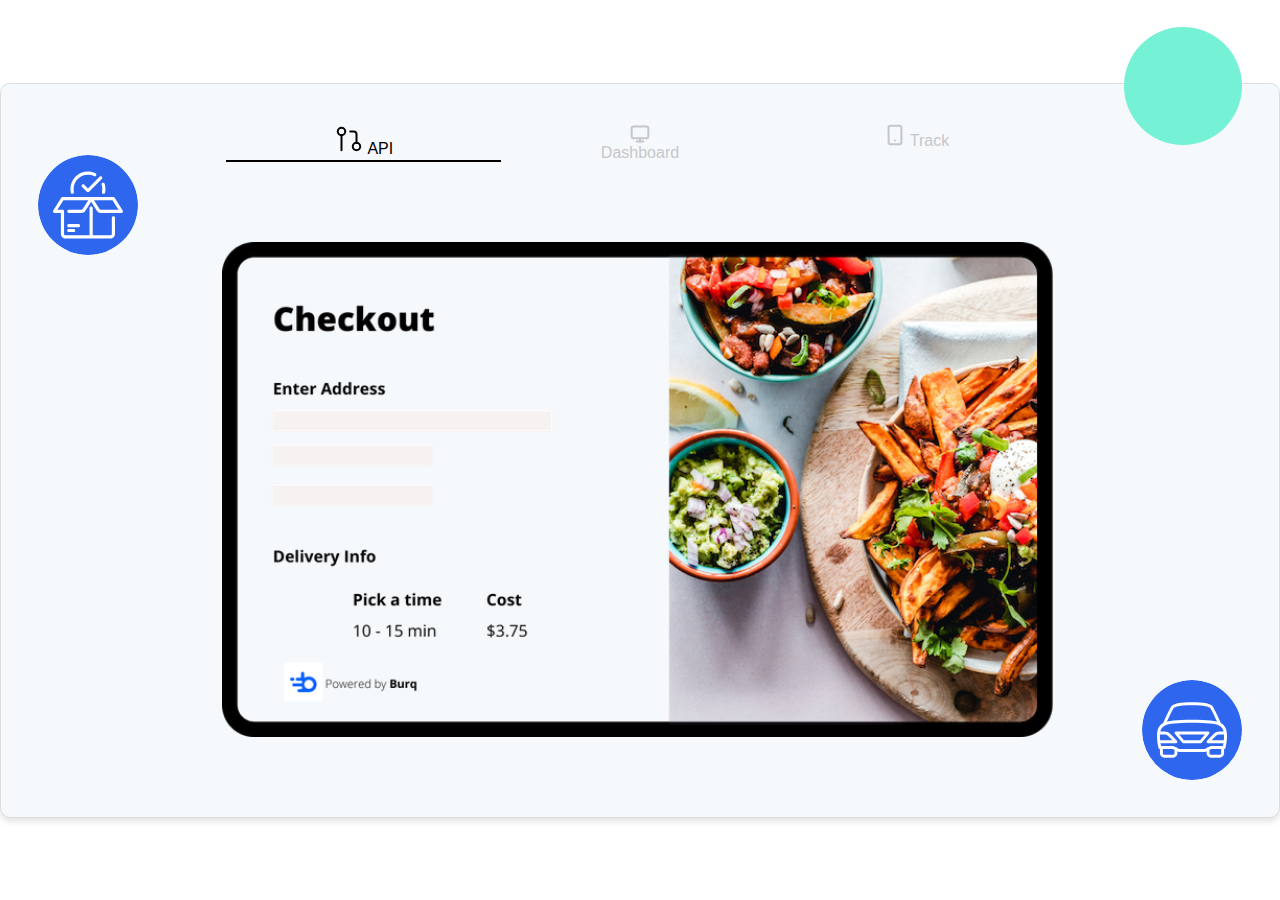
<file: apiSection/index.html>
<html lang="en">
<head>
    <meta charset="UTF-8">
    <meta name="viewport" content="width=device-width, initial-scale=1.0">
    <title>Tabs with Images</title>
    <style>
        body {
            font-family: Arial, sans-serif;
            margin: 0;
            display: flex;
            justify-content: center;
            align-items: center;
            height: 100vh;
            background-color: #ffffff;
        }

        .container {
            width: 1300px;
            height:auto;
            background: #F6F9FC;
            border: 1px solid #ddd;
            border-radius: 10px;
            overflow: hidden;
            box-shadow: 0 4px 6px rgba(0, 0, 0, 0.1);
        }
        .content {
            padding: 40px;
            margin: 60px;
            text-align: center;
        }

        .tab-container {
            display: flex;
            justify-content: space-evenly;
            background-color: #F6F9FC;
            gap: 250px;
        }

        .tabs {
            display: flex;
            background-color: #F6F9FC;
        }

        .tab {
            flex: 1;
            padding: 40px 100px;
            text-align: center;
            color: #C5C7CA;
            cursor: pointer;
            transition: background-color 0.3s;
            padding-bottom: 0px;
        }

        .tab.active {
            color: black;
            border-bottom: 2px solid black;
        }

        .content {
            padding: 20px;
            text-align: center;
        }
        .icon{
            opacity: 0.2;
        }
        .icon.active{
            opacity: 1;
        }

        .content img {
            max-width: 100%;
            height: 55vh;
            display: none;
            margin: 0 auto;
        }

        .content img.active {
            display: block;
        }
        .roundImg {
            position: absolute;
            width: 118px;
            height: 118px;
            right: 3%;
            top: 3%;
            background-color: #75F1D5;
            border-radius: 50%;
            transform: translateY(0);
            z-index: 1000;;
        }
        .imageL {
            position: absolute;
            left: 3%;
            top: 50%;
            transform: translateY(-50%);
            z-index: 1000;
            border-radius: 50%;
            top: 205px;
        }
        .imageL, .roundImg {
            animation: moveUpDown 5s infinite;
            animation-delay: 1s;
        }
        .imageR {
            position: absolute;
            right: 3%;
            top: 70%;
            transform: translateY(50%);
            z-index: 1000;
            border-radius: 50%;
        }
        .imageR {
            animation: moveUpDownReverse 5s infinite;
            animation-delay: 1s;
        }

        @keyframes moveUpDownReverse {
            0%, 100% {
            transform: translateY(-80%);
            }
            50% {
            transform: translateY(-70%);
            }
        }
        @keyframes moveUpDown {
            0%, 100% {
                transform: translateY(-10%);
            }
            50% {
                transform: translateY(-30%);
            }
        }
    </style>
</head>
<body>
    <div class="container">
        <img src="images/left-img.svg" alt="Left Image" class="imageL">
        <img src="images/right-img.svg" alt="Left Image" class="imageR">
        <div class="roundImg"></div>

        <div class="tab-container">
            <div class="tabs">
                <div class="tab active" data-tab="1"><img src="images/api-icon.svg" class="icon active" data-tab="1"> API</div>
                <div class="tab" data-tab="2"><img src="images/dashboard-icon.svg"  class="icon" data-tab="2"> Dashboard</div>
                <div class="tab" data-tab="3"><img src="images/track-icon.svg"  class="icon" data-tab="3"> Track</div>
            </div>
        </div>
        <div class="content">
            <img src="images/api.webp" alt="Image 1" data-tab="1" class="active">
            <img src="images/dashboard.png" alt="Image 2" data-tab="2">
            <img src="images/track.png" alt="Image 3" data-tab="3">
        </div>
    </div>
    <script>
        const tabs = document.querySelectorAll('.tab');
        const images = document.querySelectorAll('.content img');
        const icons = document.querySelectorAll('.icon');

        tabs.forEach(tab => {
            tab.addEventListener('click', () => {
                tabs.forEach(t => t.classList.remove('active'));
                images.forEach(img => img.classList.remove('active'));
                icons.forEach(icon => icon.classList.remove('active'));

                tab.classList.add('active');
                const tabId = tab.getAttribute('data-tab');
                // console.log(tabId);
                document.querySelector(`.content img[data-tab="${tabId}"]`).classList.add('active');
                document.querySelector(`.icon[data-tab="${tabId}"]`).classList.add('active');
            });
        });
    </script>
</body>
</html>
</file>
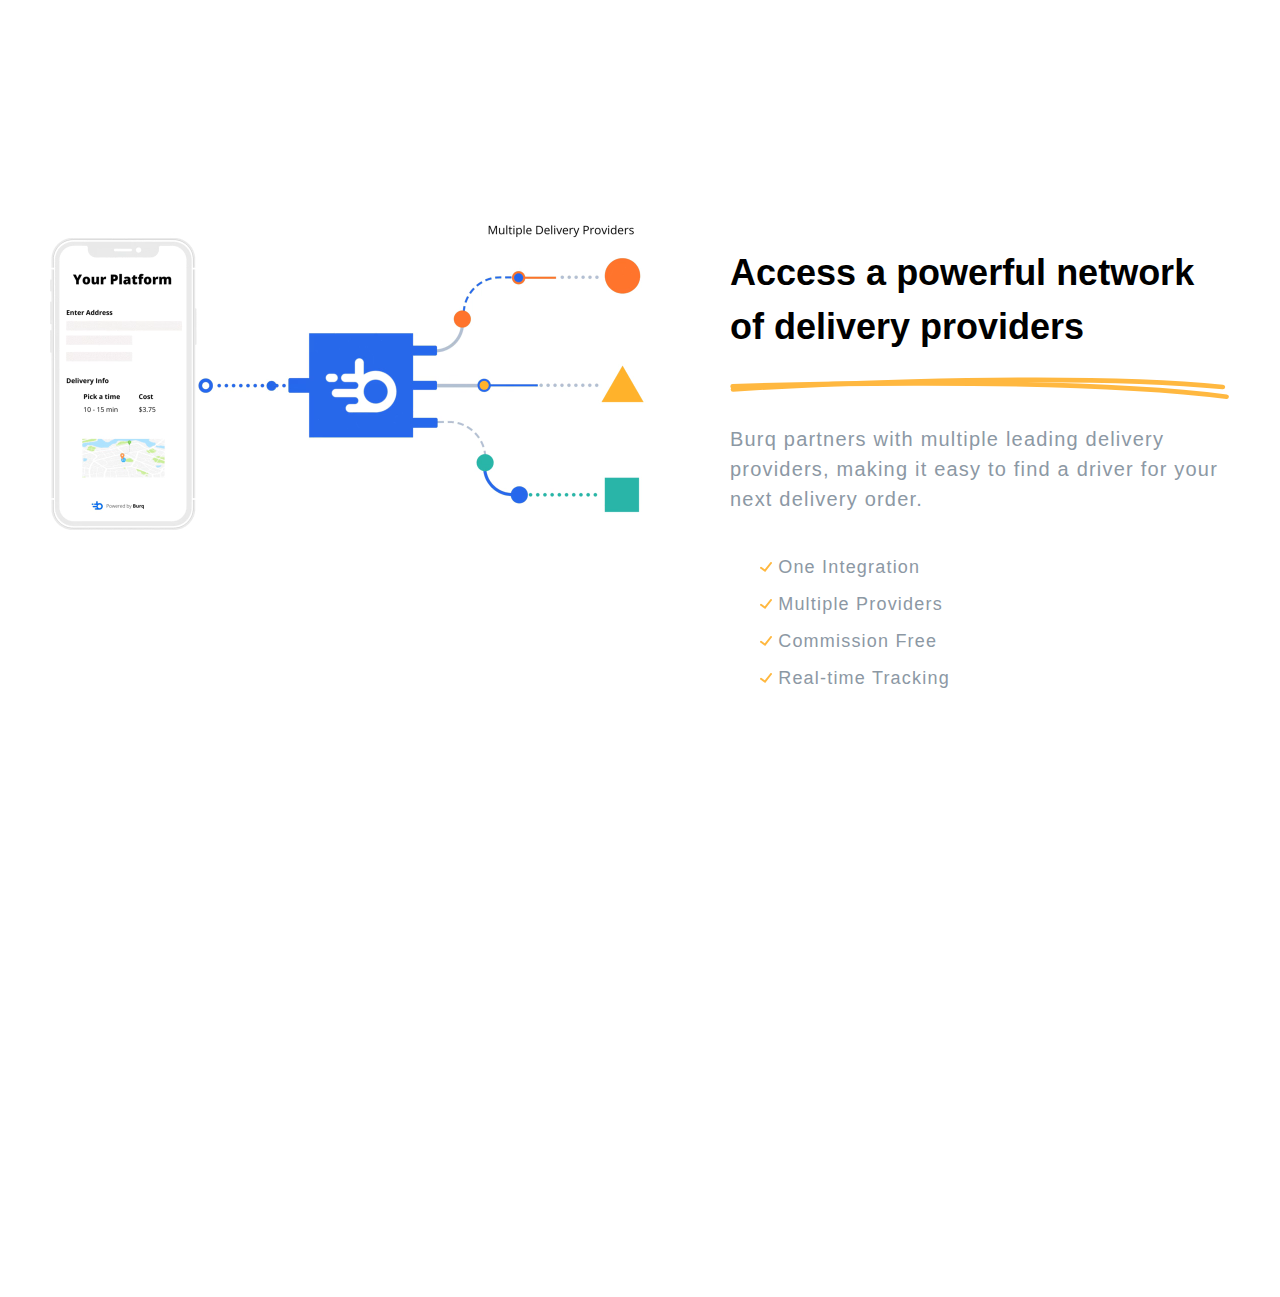
<file: provider/index.html>
<!DOCTYPE html>
<html>
<head>
    <title>Burq Delivery</title>
    <link rel="stylesheet" href="styles.css">
    <script src="script.js" defer></script>
</head>
<body>
    <div class="main-container">
        <div class="content-container">
            <div class="flex-container">
                <div class="video-container">
                    <video class="video-element" autoplay loop muted>
                        <source src="images/provider.mp4" type="video/mp4">
                    </video>
                </div>
                <div class="text-container">
                    <h3 class="header-text">Access a powerful network of delivery providers</h3>
                    <img class="line-image" src="images/lines.svg">
                    <p class="paragraph-text">Burq partners with multiple leading delivery providers, making it easy to find a driver for your next delivery order.</p>
                    <ul class="list-container">
                        <li class="list-item"> <img src="images/tick.svg" alt="Image 1"> One Integration</li>
                        <li class="list-item"> <img src="images/tick.svg" alt="Image 1"> Multiple Providers</li>
                        <li class="list-item"> <img src="images/tick.svg" alt="Image 1"> Commission Free</li>
                        <li class="list-item"> <img src="images/tick.svg" alt="Image 1"> Real-time Tracking</li>
                    </ul>
                </div>
            </div>
            <div class="bottom-container"> 
                <div class="bottom-item">
                    <img src="images/image1.svg" style="width: 49px; height: 56px" alt="Image 1">
                    <h3>1</h3>
                    <p>Integration</p>
                </div>
                <div class="bottom-item">
                    <img src="images/image2.svg" style="width: 58px; height: 58px" alt="Image 2">
                    <h3 id="counterCities">300</h3>
                    <p>Cities Covered</p>
                </div>
                <div class="bottom-item">
                    <img src="images/image3.svg" style="width: 38px; height: 38px" alt="Image 3">
                    <h3>1M+</h3>
                    <p>Drivers In-Network</p>
                </div>
            </div>
        </div>
    </div>
</body>

</html>
</file>
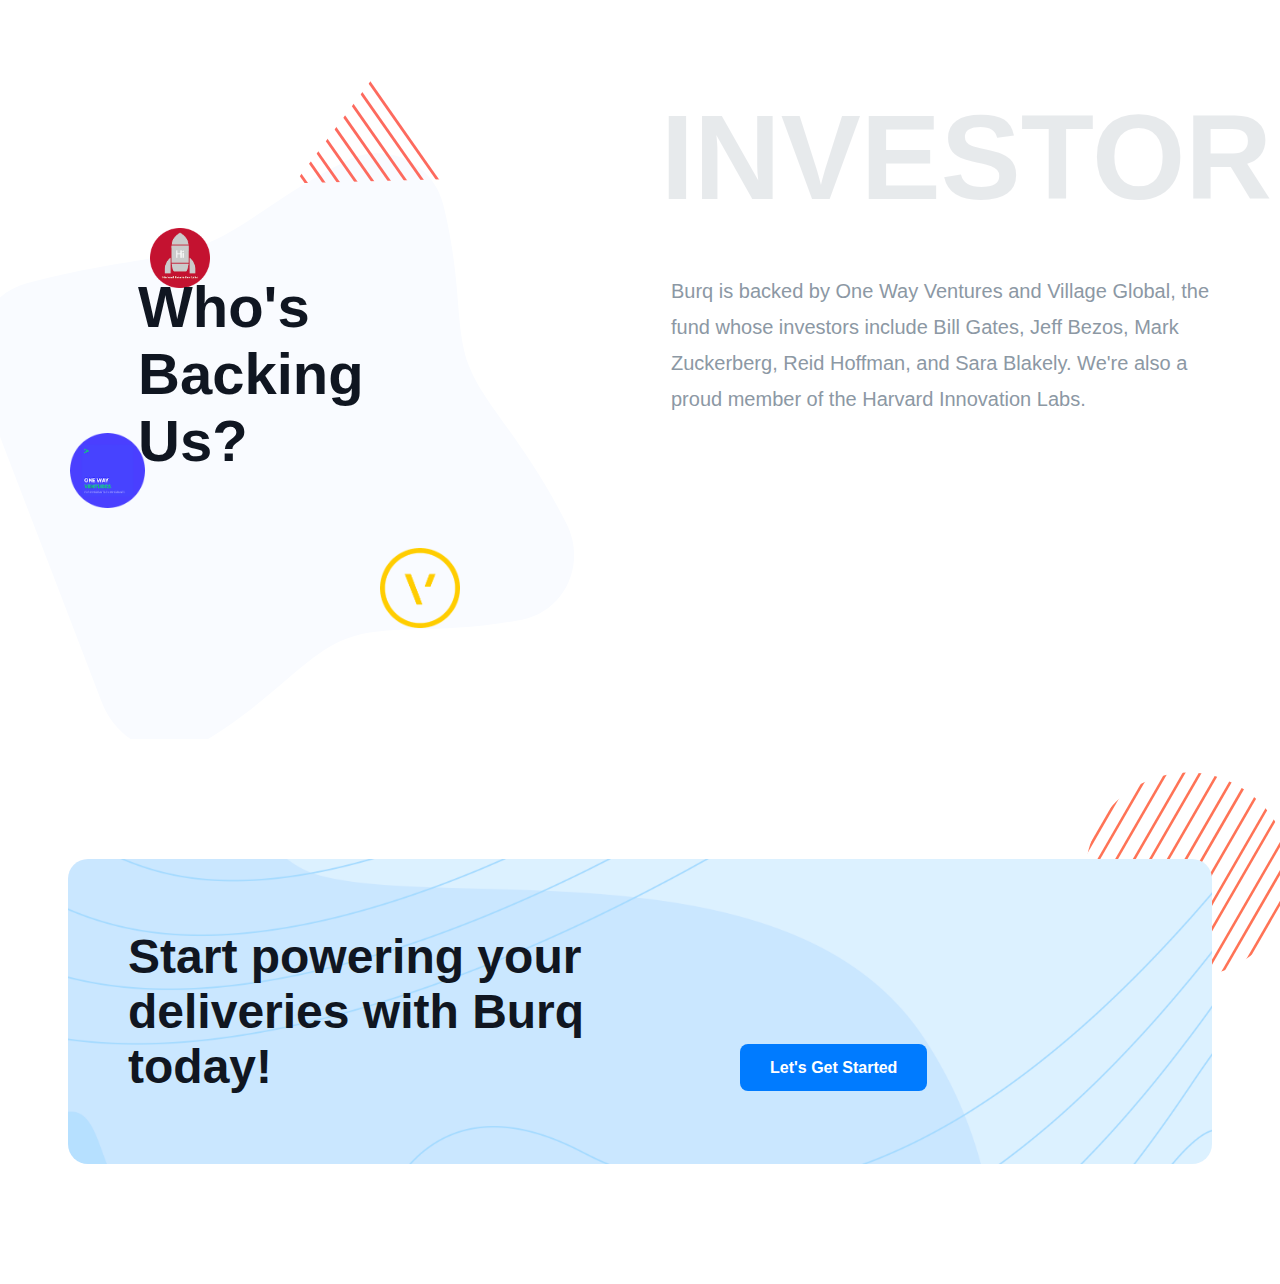
<file: apiSection/backing/index.html>
<!DOCTYPE html>
<html lang="en">
<head>
  <meta charset="UTF-8">
  <meta name="viewport" content="width=device-width, initial-scale=1.0">
  <title>Who's Backing Us</title>
  <style>
    .backing-div {
      margin: 0;
      padding: 0;
      font-family: Arial, sans-serif;
    }

    .client-feedback-slider-one {
      padding: 250px 20px 250px 140px;
      margin-left: -75px;
      background-color: #FFFFFF;
      position: relative;
      overflow: hidden;
    }

    .shapes-holder {
      z-index: 1;
      position: absolute;
      top: 0;
      left: 5%;
      width: 600px;
      height: auto;
    }

    .shapes-holder img {
      position: absolute;
    }

    .shapes-holder .bg-shape {
      width: 600px;
      height: auto;
      transform: translateY(120px);
      z-index: 0;
    }

    .shapes-holder .topleft {
      top: 70px;
      left: 280px;
      width: 179px;
      height: 179px;
      z-index: 1;
    }

    .shapes-holder .leftop {
      top: 220px;
      left: 150px;
      width: 60px;
      height: 60px;
      z-index: 1;
    }

    .shapes-holder .leftbottom {
      bottom: -500px;
      left: 70px;
      width: 75px;
      height: 75px;
      z-index: 1;
    }

    .shapes-holder .bottomright {
      bottom: -620px;
      right: 140px;
      width: 80px;
      height: 80px;
      z-index: 1;
    }

    .container {
      display: flex;
      flex-wrap: wrap;
      max-width: 1200px;
      margin: 0 auto;
      padding: 15px;
      background-color: transparent;
      position: relative;
    }

    .heading-section {
      flex: 1;
      margin-left: 50px;
      margin-right: 250px;
      z-index: 1;
    }

    .heading-section h2 {
      font-size: 58px;
      color: #101621;
      font-weight: 800;
      margin: 0;
    }

    .investors {
      color: #8C98A4;
      font-size: 120px;
      font-weight: 600;
      z-index: 1;
      position: absolute;
      top: -170px;
      right: -100px;
      opacity: 0.2;
    }

    .text-section {
      flex: 2;
      color: #8c98a4;
    }

    .text-section p {
      line-height: 1.8;
      font-size: 20px;
      margin: 0;
    }

    .text-section a {
      color: #8c98a4;
      text-decoration: none;
      transition: color 0.3s ease;
    }

    .text-section a:hover {
      color: #007bff;
    }

    .fancy-short-banner {
      display: flex;
      align-items: center;
      justify-content: center;
      padding: 20px 40px;
      margin: 100px 20px;
    }

    .fancy-short-banner .container {
      display: flex;
      flex-wrap: wrap;
      max-width: 1200px;
      width: 100%;
      justify-content: space-between;
      background-image: url('images/BgBanner.png');
      background-size: cover;
      background-position: center;
      border-radius: 20px;
      padding: 70px 60px;
      position: relative;
    }

    .fancy-short-banner .title {
      flex: 1 1 50%;
      max-width: 600px;
      z-index: 2;
    }

    .fancy-short-banner h2 {
      font-size: 48px;
      color: #101621;
      font-weight: 800;
      margin: 0;
    }

    .fancy-short-banner .cta {
      flex: 1 1 50%;
      padding-top: 130px;
      transform: translateX(100px);
    }

    .fancy-short-banner .cta a {
      text-decoration: none;
      color: #fff;
      background-color: #007bff;
      padding: 15px 30px;
      border-radius: 8px;
      font-weight: bold;
      transition: background-color 0.3s ease;
    }

    .fancy-short-banner .cta a:hover {
      background-color: #0056b3;
    }

    .fancy-image-topright {
      position: absolute;
      top: -125px;
      right: 15px;
      z-index: -1;
      width: 150px;
      height: auto;
    }
  </style>
</head>
<body>
  <div class="backing-div">
    <div class="client-feedback-slider-one">
      <div class="shapes-holder">
        <img src="images/BgShape.svg" class="bg-shape" alt="BG Shape">
        <img src="images/TL1.svg" class="topleft" alt="">
        <img src="images/LT1.webp" class="leftop" alt="">
        <img src="images/LB1.webp" class="leftbottom" alt="">
        <img src="images/BR1.webp" class="bottomright" alt="">
      </div>
      <div class="container">
        <div class="heading-section">
          <h2>Who's Backing Us?</h2>
        </div>
        <div class="text-section">
          <p>
            Burq is backed by 
            <a href="https://onewayvc.com/">One Way Ventures</a> and 
            <a href="https://www.villageglobal.vc/">Village Global</a>, 
            the fund whose investors include Bill Gates, Jeff Bezos, Mark Zuckerberg, Reid Hoffman, and Sara Blakely. 
            We're also a proud member of the 
            <a href="https://innovationlabs.harvard.edu/">Harvard Innovation Labs</a>.
          </p>
        </div>
        <div class="investors">INVESTORS</div>
      </div>
    </div>
  
    <div class="fancy-short-banner">
      <div class="container">
        <div class="title">
          <h2>Start powering your deliveries with Burq today!</h2>
        </div>
        <div class="cta">
          <a href="https://burqup.com/get-started/">Let's Get Started</a>
        </div>
        <div class="fancy-image-topright">
          <img src="images/redCircles.svg" alt="">
        </div>
      </div>
    </div>
  </div>
</body>
</html>
</file>
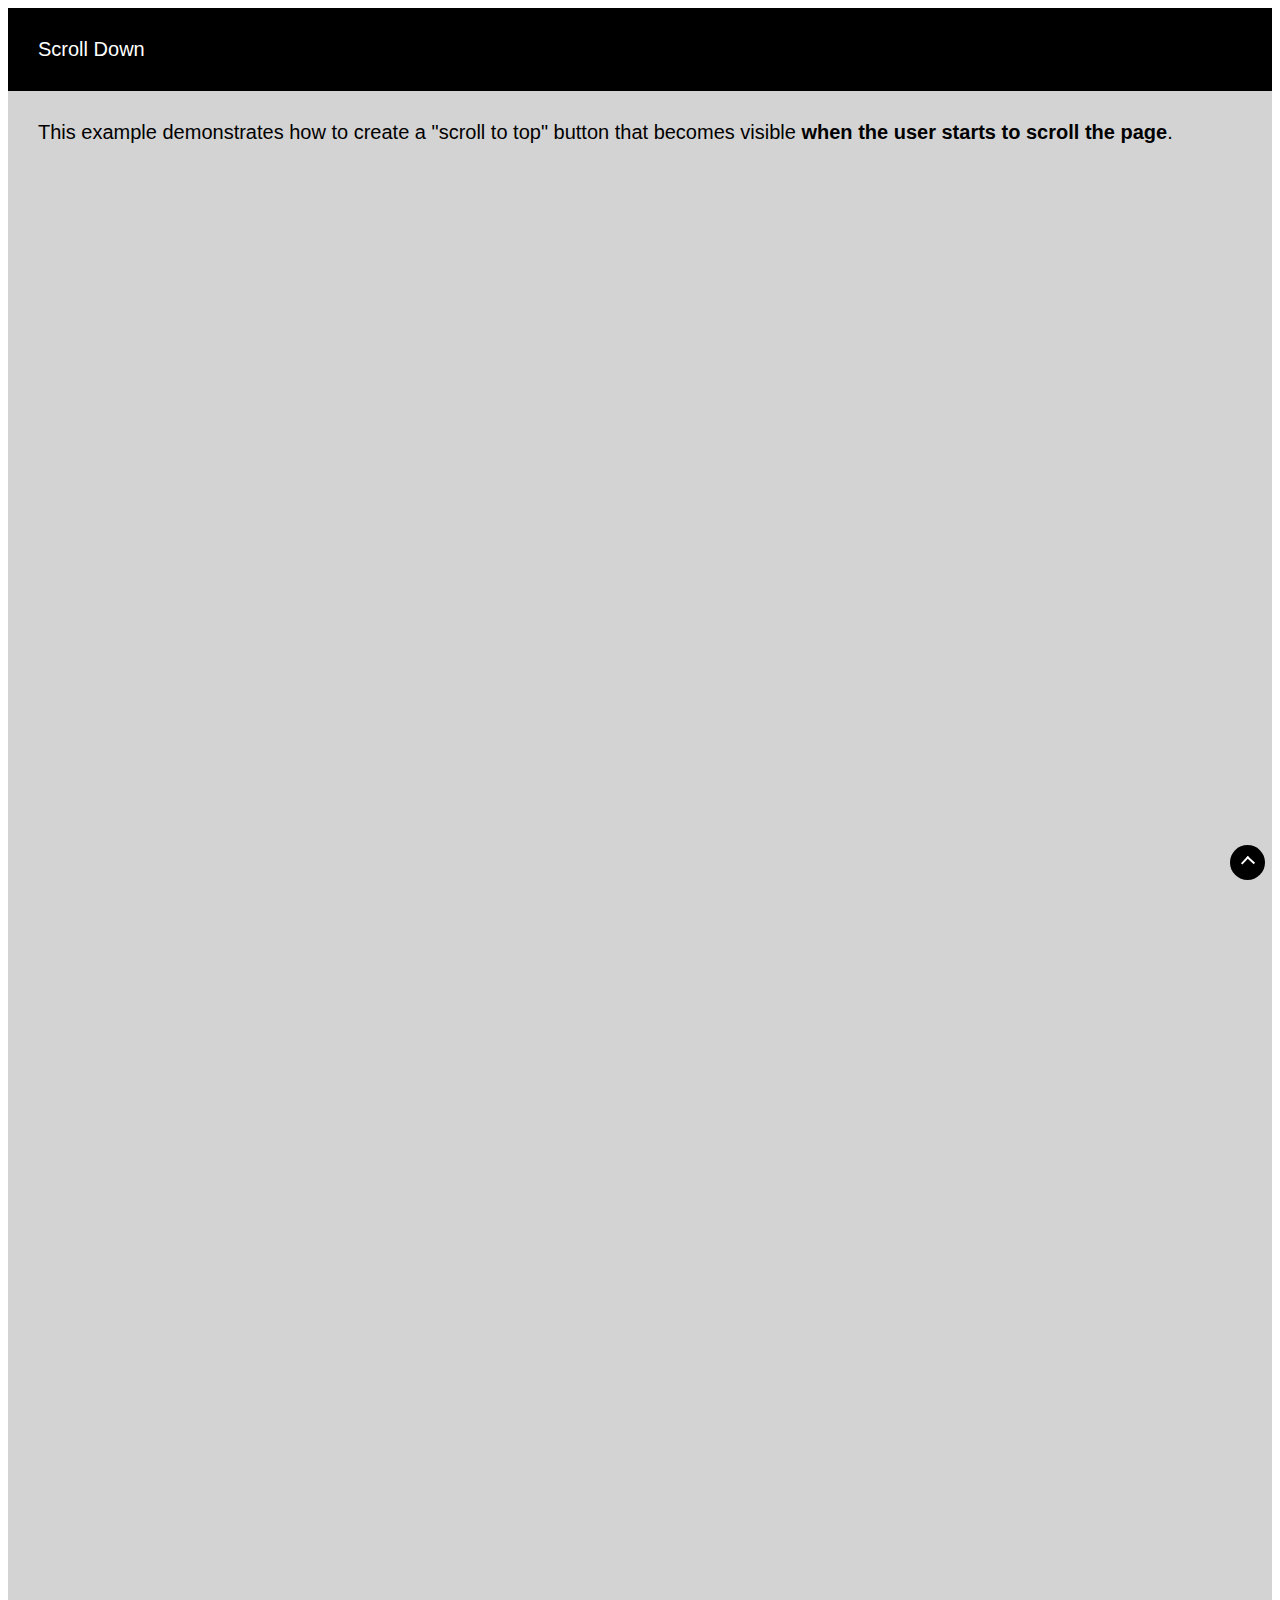
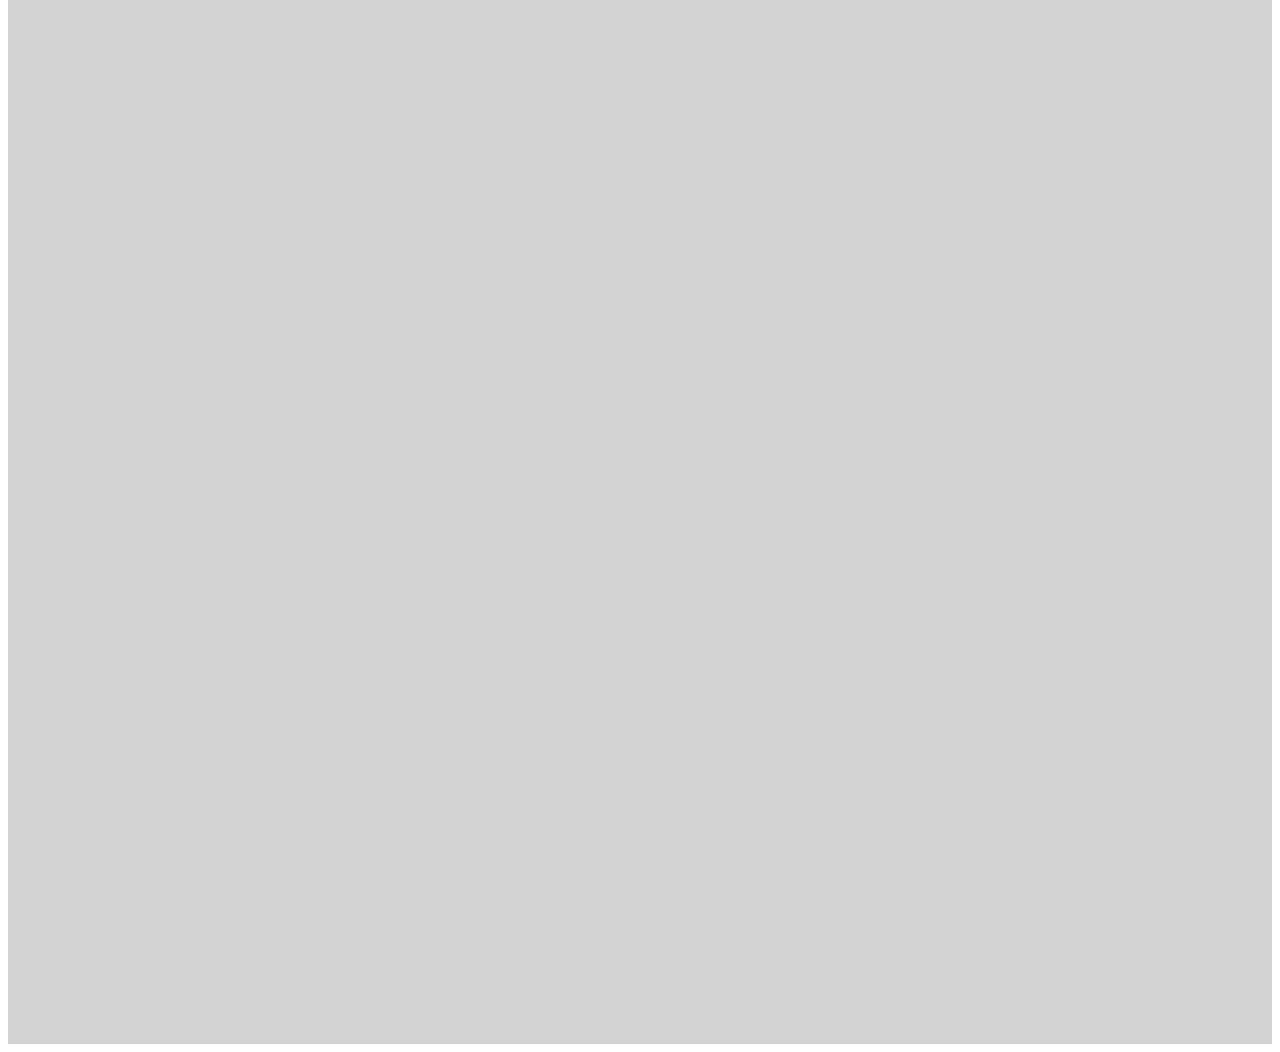
<file: apiSection/backToTop/index.html>
<!DOCTYPE html>
<html>
<head>
<meta name="viewport" content="width=device-width, initial-scale=1">
<style>
body {
    font-family: Arial, Helvetica, sans-serif;
    font-size: 20px;
}

#myBtn {
    display: none;
    position: fixed;
    bottom: 20px;
    right: 15px;
    z-index: 99;
    font-size: 16px;
    border: none;
    outline: none;
    background-color: #000000;
    cursor: pointer;
    width: 35px;
    height: 35px;
    border-radius: 50%;
    display: flex;
    align-items: center;
    justify-content: center;
}
.arrowTop {
    display: inline-block;
    border: solid #FFFFFF;
    border-width: 0 2px 2px 0;
    padding: 4px;
    transform: rotate(223deg);
}
</style>
</head>
<body>

<button onclick="topFunction()" id="myBtn" title="Go to top"><i class="arrowTop up"></i></button>

<div style="background-color:black;color:white;padding:30px">Scroll Down</div>
<div style="background-color:lightgrey;padding:30px 30px 2500px">This example demonstrates how to create a "scroll to top" button that becomes visible 
    <strong>when the user starts to scroll the page</strong>.</div>

<script>
// Get the button
let mybutton = document.getElementById("myBtn");

// When the user scrolls down 20px from the top of the document, show the button
window.onscroll = function() {scrollFunction()};

function scrollFunction() {
    if (document.body.scrollTop > 20 || document.documentElement.scrollTop > 20) {
        mybutton.style.display = "block";
    } else {
        mybutton.style.display = "none";
    }
}

// When the user clicks on the button, scroll to the top of the document
function topFunction() {
    window.scrollTo({ top: 0, behavior: 'smooth' });
}
</script>

</body>
</html>
</file>
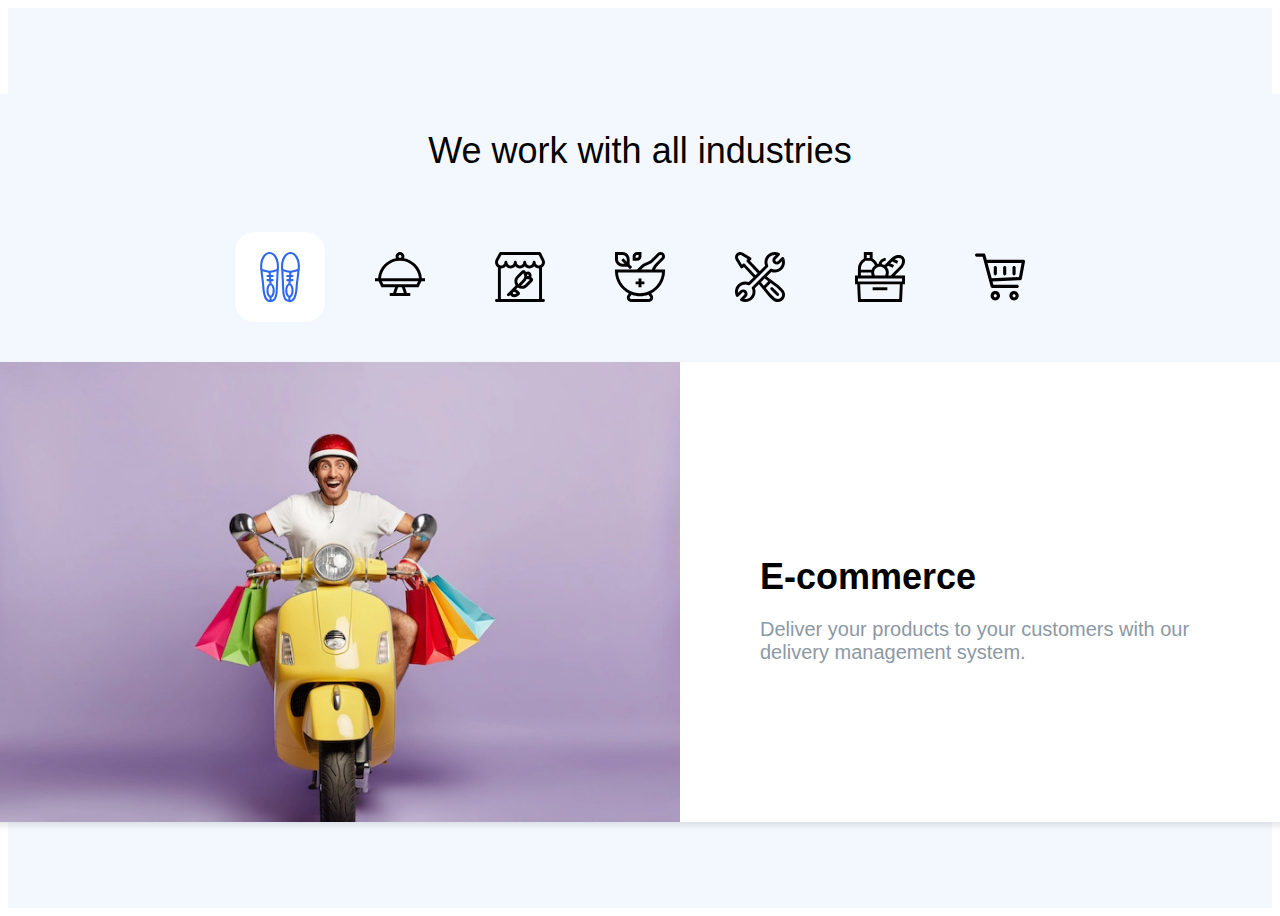
<file: apiSection/fields/index.html>
<!DOCTYPE html>
<html lang="en">
<head>
    <meta charset="UTF-8">
    <meta name="viewport" content="width=device-width, initial-scale=1.0">
    <title>Tabs Fix</title>
    <style>
        .main-container {
            font-family: Arial, Helvetica, sans-serif;
            margin: 0;
            display: flex;
            justify-content: center;
            align-items: center;
            min-height: 100vh;
            background-color: #F3F8FF;
        }

        .container {
            width: 1450px;
            height: 636;
            margin: 0 auto;
            padding: 0px 15px;
            background: #F3F8FF;
            border-radius: 10px;
        }

        .tab-heading {
            font-size: 36px;
            font-weight: 100;
            text-align: center;
            margin-bottom: 20px;
            transform: translateY(100px);
            transition: transform 1s, opacity 1s;
            opacity: 0;
        }

        .tab-heading.show{
            transform: translateY(0);
            opacity: 1;
        }

        .tab-container {
            display: flex;
            justify-content: center;
            margin: 60px 0px 40px;
            background-color: #F3F8FF;
            transform: translateY(100px);
            transition: transform 1s, opacity 1s;
            opacity: 0;
        }

        .tab-container.show {
            transform: translateY(0);
            opacity: 1;
        }

        .tabs {
            display: flex;
            gap: 30px;
        }

        .tab {
            flex: 1;
            width: 90px;
            height: 90px;
            display: flex;
            align-items: center;
            justify-content: center;
            color: #F3F8FF;
            cursor: pointer;
            transition: background-color 0.3s;
            border-radius: 20px;
        }

        .tab.inactive {
            background-color: #F3F8FF;
        }

        .tab.active {
            background-color: #ffffff;
        }

        .icon {
            width: 50px;
            height: 50px;
            transition: opacity 0.3s;
        }

        .icon.active {
            opacity: 1;
        }

        .content {
            display: flex;
            align-items: center;
            justify-content: center;
            flex-direction: column;
            transform: translateY(100px);
            transition: transform 1s, opacity 1s;
            opacity: 0;
        }

        .content.show {
            transform: translateY(0);
            opacity: 1;
        }

        .tabcontent {
            width: 1300px;
            height: 460px;
            border-radius: 10px;
            overflow: hidden;
            display: none;
            background: #ffffff;
            box-shadow: 0px 4px 6px rgba(0, 0, 0, 0.1);
            flex-direction: row;
            align-items: stretch;
            justify-content: space-between;
        }

        .tabcontent.active {
            display: flex;
        }

        .tabcontent img {
            flex-basis: 50%;
            width: 100%;
            height: 100%;
            object-fit: cover;
            border-radius: 10px 0 0 10px;
        }

        .tabdetails {
            flex-basis: 50%;
            padding: 40px 80px;
            display: flex;
            flex-direction: column;
            justify-content: center;
            text-align: left;
        }

        .tabdetails h3 {
            margin-bottom: 20px;
            font-size:36px;
        }

        .tabdetails p {
            margin: 0;
            font-size: 20px;
            color: #8C98A4
        }
    </style>
</head>
<body>
    <div class="main-container">
        <div class="container">
            <h3 class="tab-heading">We work with all industries</h3>
            <div class="tab-container">
                <div class="tabs">
                    <div class="tab active" data-tab="1"><img src="tabIcons/ecommerce-blue.svg" class="icon active" data-tab="1"></div>
                    <div class="tab inactive" data-tab="2"><img src="tabIcons/food.svg" class="icon inactive" data-tab="2"></div>
                    <div class="tab inactive" data-tab="3"><img src="tabIcons/flower-shop.svg" class="icon inactive" data-tab="3"></div>
                    <div class="tab inactive" data-tab="4"><img src="tabIcons/pharmacy.svg" class="icon inactive" data-tab="4"></div>
                    <div class="tab inactive" data-tab="5"><img src="tabIcons/construction.svg" class="icon inactive" data-tab="5"></div>
                    <div class="tab inactive" data-tab="6"><img src="tabIcons/grocery.svg" class="icon inactive" data-tab="6"></div>
                    <div class="tab inactive" data-tab="7"><img src="tabIcons/retailer.svg" class="icon inactive" data-tab="7"></div>
                </div>
            </div>
            <div class="content">
                <div class="tabcontent active" data-tab="1">
                    <img src="tabImages/ecom-delivery.webp" alt="E-commerce">
                    <div class="tabdetails">
                        <h3>E-commerce</h3>
                        <p>Deliver your products to your customers with our delivery management system.</p>
                    </div>
                </div>
                <div class="tabcontent inactive" data-tab="2">
                    <img src="tabImages/catering.webp" alt="Food">
                    <div class="tabdetails">
                        <h3>Food</h3>
                        <p>Streamline your catering and delivery services effectively.</p>
                    </div>
                </div>
                <div class="tabcontent inactive" data-tab="3">
                    <img src="tabImages/flower-shop.webp" alt="Flower Shop">
                    <div class="tabdetails">
                        <h3>Flower Shop</h3>
                        <p>Manage your floral deliveries with precision and care.</p>
                    </div>
                </div>
                <div class="tabcontent inactive" data-tab="4">
                    <img src="tabImages/pharmacy.webp" alt="Pharmacy">
                    <div class="tabdetails">
                        <h3>Pharmacy</h3>
                        <p>Deliver medications to your customers efficiently and safely.</p>
                    </div>
                </div>
                <div class="tabcontent inactive" data-tab="5">
                    <img src="tabImages/tools.webp" alt="Construction">
                    <div class="tabdetails">
                        <h3>Construction</h3>
                        <p>Optimize your tools and equipment delivery process.</p>
                    </div>
                </div>
                <div class="tabcontent inactive" data-tab="6">
                    <img src="tabImages/grocery.webp" alt="Grocery">
                    <div class="tabdetails">
                        <h3>Grocery</h3>
                        <p>Ensure timely delivery of groceries to your customers.</p>
                    </div>
                </div>
                <div class="tabcontent inactive" data-tab="7">
                    <img src="tabImages/retailer.webp" alt="Retailer">
                    <div class="tabdetails">
                        <h3>Retailer</h3>
                        <p>Manage your retail deliveries with ease and efficiency.</p>
                    </div>
                </div>
            </div>
        </div>
    </div>

    <script>
        const tabs = document.querySelectorAll('.tab');
        const icons = document.querySelectorAll('.icon');
        const tabContents = document.querySelectorAll('.tabcontent');
        const tabImages = {
            1: {
                active: 'tabIcons/ecommerce-blue.svg',
                inactive: 'tabIcons/ecommerce.svg'
            },
            2: {
                active: 'tabIcons/food-blue.svg',
                inactive: 'tabIcons/food.svg'
            },
            3: {
                active: 'tabIcons/flower-shop-blue.svg',
                inactive: 'tabIcons/flower-shop.svg'
            },
            4: {
                active: 'tabIcons/pharmacy-blue.svg',
                inactive: 'tabIcons/pharmacy.svg'
            },
            5: {
                active: 'tabIcons/construction-blue.svg',
                inactive: 'tabIcons/construction.svg'
            },
            6: {
                active: 'tabIcons/grocery-blue.svg',
                inactive: 'tabIcons/grocery.svg'
            },
            7: {
                active: 'tabIcons/retailer-blue.svg',
                inactive: 'tabIcons/retailer.svg'
            }
        };

        tabs.forEach(tab => {
            tab.addEventListener('click', () => {
                tabs.forEach(t => t.classList.remove('active'));
                icons.forEach(icon => icon.classList.remove('active'));
                tabContents.forEach(content => content.classList.remove('active'));

                tabs.forEach(t => t.classList.add('inactive'));
                icons.forEach(icon => icon.classList.add('inactive'));
                tabContents.forEach(content => content.classList.add('inactive'));

                const tabId = tab.getAttribute('data-tab');
                tab.classList.add('active');
                document.querySelector(`.tabcontent[data-tab="${tabId}"]`).classList.add('active');
                document.querySelector(`.icon[data-tab="${tabId}"]`).classList.add('active');

                const activeIcon = document.querySelector(`.icon[data-tab="${tabId}"]`);
                activeIcon.src = tabImages[tabId].active;

                tabs.forEach(t => {
                    if (!t.classList.contains('active')) {
                        const inactiveIcon = document.querySelector(`.icon[data-tab="${t.getAttribute('data-tab')}"]`);
                        inactiveIcon.src = tabImages[t.getAttribute('data-tab')].inactive;
                    }
                });
            });
        });


        const container = document.querySelector(".container");
        const heading = document.querySelector(".tab-heading");
        const tabContainer = document.querySelector(".tab-container");
        const tabContent = document.querySelector(".content");

        const observerHeading = new IntersectionObserver((entries) => {
            entries.forEach(entry => {
                heading.classList.toggle('show', entry.isIntersecting);
            });
        }, {
            threshold: 0.2
        });

        const observerTabContainer = new IntersectionObserver((entries) => {
            entries.forEach(entry => {
                tabContainer.classList.toggle('show', entry.isIntersecting);
            });
        }, {
            threshold: 0.3
        });

        const observerTabContent = new IntersectionObserver((entries) => {
            entries.forEach(entry => {
                tabContent.classList.toggle('show', entry.isIntersecting);
            });
        }, {
            threshold: 0.5
        });


        observerHeading.observe(container);
        observerTabContainer.observe(container);
        observerTabContent.observe(container);
    </script>
</body>
</html>
</file>
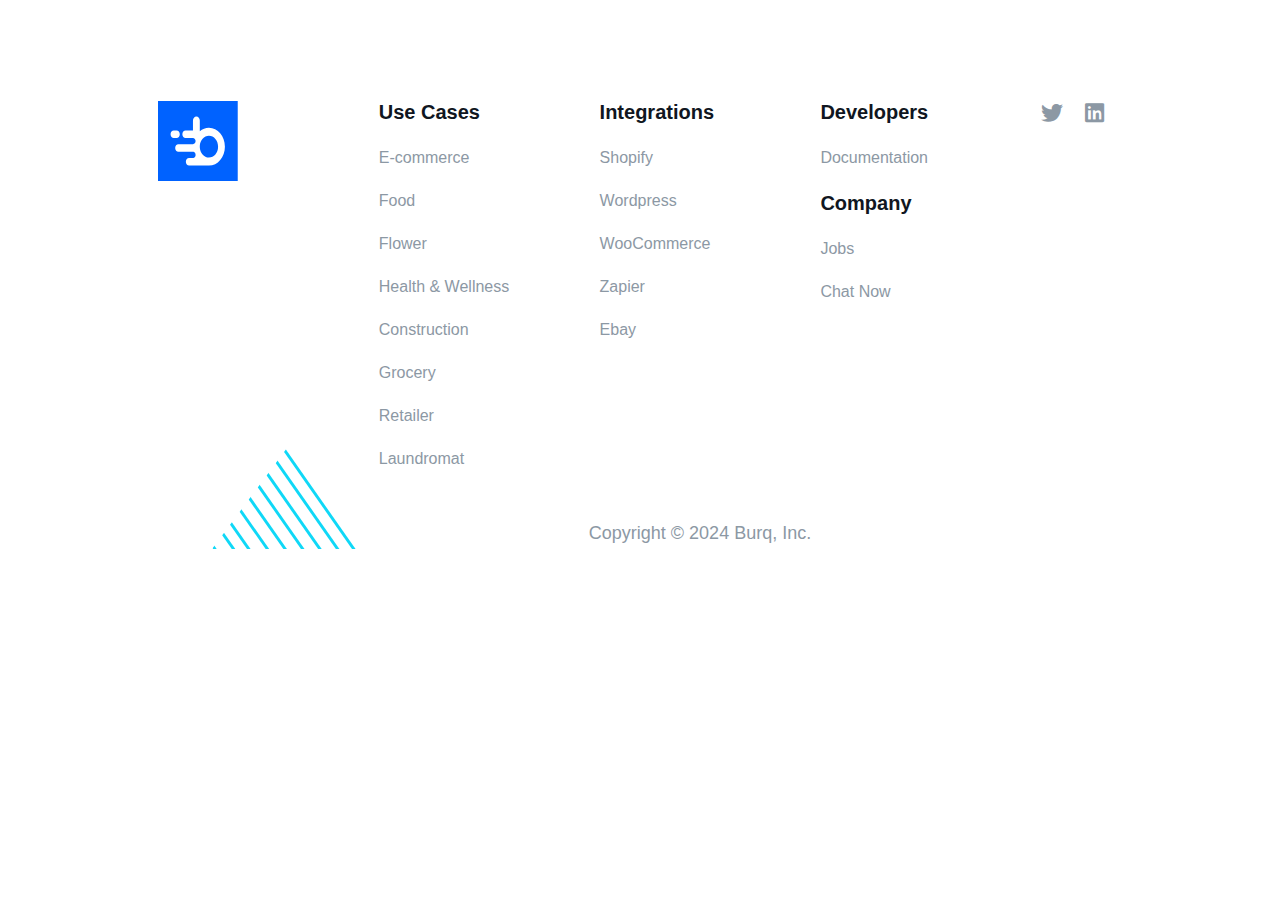
<file: apiSection/footer/index.html>
<!DOCTYPE html>
<html lang="en">
<head>
  <meta charset="UTF-8">
  <meta name="viewport" content="width=device-width, initial-scale=1.0">
  <title>Footer</title>
  <link href="https://cdnjs.cloudflare.com/ajax/libs/font-awesome/5.15.4/css/all.min.css" rel="stylesheet">
  <style>
    footer {
      background-color: #FFFFFF;
      font-family: Arial, Helvetica, sans-serif;
      padding: 50px 20px 10px 140px;
    }
    .footer-container {
      display: flex;
      justify-content: space-between;
      flex-wrap: wrap;
      max-width: 1200px;
      margin: 0 auto;
    }
    .footer-section {
      flex: 1 1 200px;
      margin: 10px;
    }
    .footer-company{
      font-size: 20px;
      margin: 10px 0px 0px;
      color: #101621;
    }
    .footer-section h5 {
      font-size: 20px;
      margin-bottom: 25px;
      color: #101621;
    }
    
    .footer-section ul {
      list-style: none;
      padding: 0;
    }
    .footer-section ul li {
      margin-bottom: 25px;
    }
    .footer-section ul li a {
      text-decoration: none;
      color: #8C98A4;
      font-size: 16px;
      transition: color 0.3s;
    }
    .footer-section ul li a:hover {
      color: #F77A56;
    }
    .footer-social {
      display: flex;
      gap: 22px;
      padding-top: 33px;
    }
    .footer-social a {
      text-decoration: none;
      font-size: 22px;
      color: #8C98A4;
      transition: color 0.3s;
    }
    .footer-social a:hover {
      color: black;
    }
    .footer-bottom {
      text-align: center;
      margin-top: 20px;
      font-size: 18px;
      color: #8C98A4;
    }
    .footer-logo img {
      margin-bottom: 15px;
      transform: translateY(33px);
    }
    .footer-shape {
      position: absolute;
      bottom: 39%;
      left: 15%;
    }
  </style>
</head>
<body>
  <footer>
    <div class="footer-container">
      <div class="footer-section footer-logo">
        <a href="/"><img src="images/b-dark.svg" alt="Burq" style="width: 80px; height: 80px;" class="footerlogo"></a>
      </div>
      <div class="footer-section">
        <h5>Use Cases</h5>
        <ul>
          <li><a href="#">E-commerce</a></li>
          <li><a href="#">Food</a></li>
          <li><a href="#">Flower</a></li>
          <li><a href="#">Health & Wellness</a></li>
          <li><a href="#">Construction</a></li>
          <li><a href="#">Grocery</a></li>
          <li><a href="#">Retailer</a></li>
          <li><a href="#">Laundromat</a></li>
        </ul>
      </div>
      <div class="footer-section">
        <h5>Integrations</h5>
        <ul>
          <li><a href="#">Shopify</a></li>
          <li><a href="#">Wordpress</a></li>
          <li><a href="#">WooCommerce</a></li>
          <li><a href="#">Zapier</a></li>
          <li><a href="#">Ebay</a></li>
        </ul>
      </div>
      <div class="footer-section">
        <h5>Developers</h5>
        <ul>
          <li><a href="#">Documentation</a></li>
        </ul>
        <h5 class="footer-company">Company</h5>
        <ul>
          <li><a href="#">Jobs</a></li>
          <li><a href="#">Chat Now</a></li>
        </ul>
      </div>
      <div class="footer-section">
        <div class="footer-social">
          <a href="#"><i class="fab fa-twitter"></i></a>
          <a href="#"><i class="fab fa-linkedin"></i></a>
        </div>
      </div>
    </div>
    <div class="footer-bottom">
      <img src="images/44.svg" alt="shape" class="footer-shape">
      Copyright © 2024 Burq, Inc.
    </div>
  </footer>
</body>
</html>
</file>
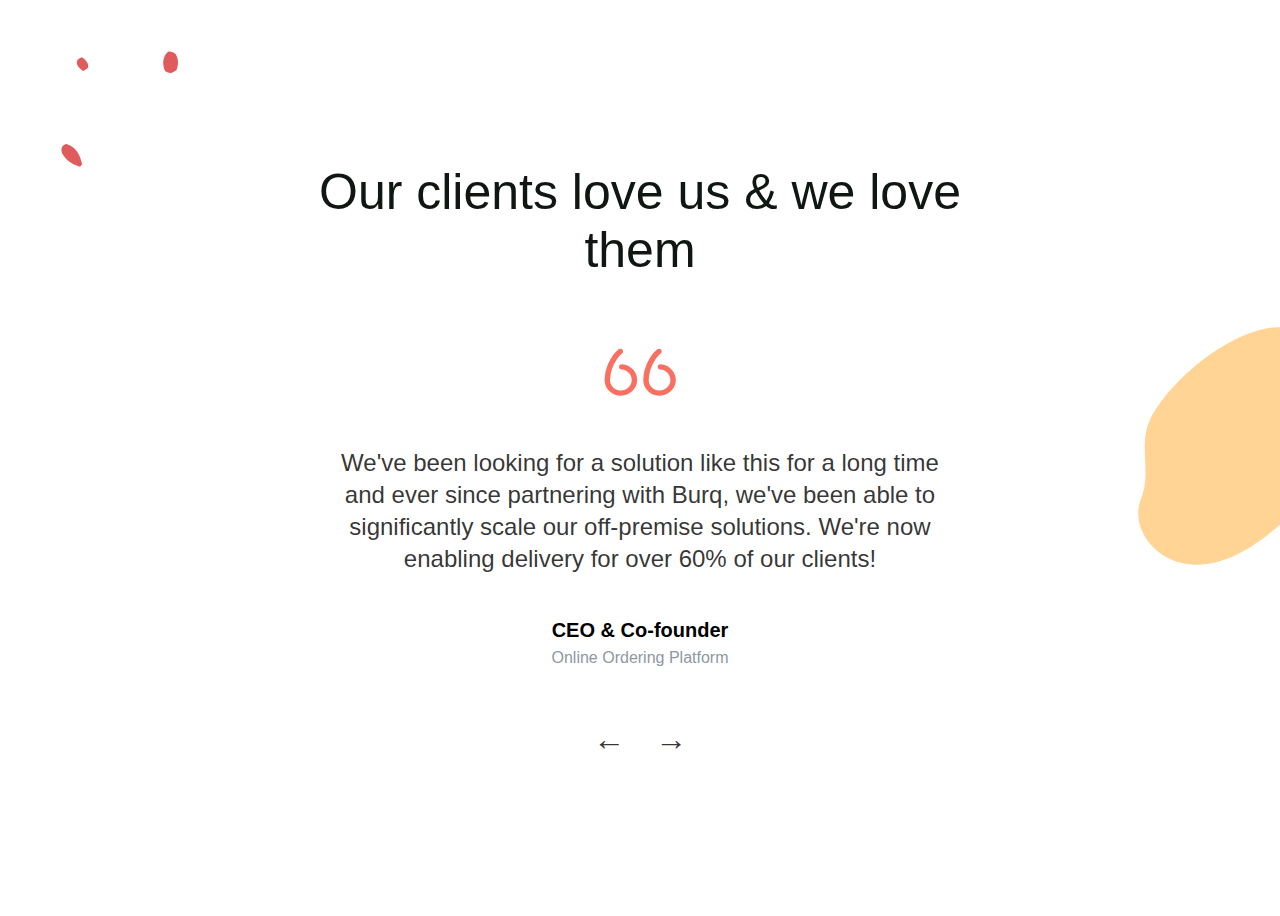
<file: apiSection/testimonials/index.html>
<!DOCTYPE html>
<html lang="en">
<head>
    <meta charset="UTF-8">
    <meta name="viewport" content="width=device-width, initial-scale=1.0">
    <title>Testimonials</title>
    <style>
        .outer-div {
            font-family: Arial, Helvetica, sans-serif;
            display: flex;
            flex-direction: column;
            align-items: center;
            justify-content: center;
            height: 100vh;
            position: relative;
        }
        .inner-div {
            display: flex;
            flex-direction: column;
            align-items: center;
            justify-content: center;
            position: relative;
            max-width: 800px;
            padding: 15px;
            background-color: #FFFFFF;
        }
        .upper-inner-div {
            margin-bottom: 15px;
            padding: 10px 60px;
        }
        .testimonial {
            font-size: 50px;
            color: #101612;
            font-weight: 400;
            text-align: center;
            margin-top: 5px;
        }
        .lower-inner-div {
            display: flex;
            flex-direction: column;
            align-items: center;
            justify-content: center;
            width: 100%;
            gap: 5px;
        }
        .testp {
            font-size: 24px;
            padding: 0px 0px 0px;
            color: #000000CC;
            line-height: 2rem;
        }
        .name {
            font-size: 20px;
            padding: 0px;
            transform: translateY(-2px);
        }
        .desig {
            color: #8C98A4;
            font-size: 16px;
            padding: 0px;
            transform: translateY(-42px);
        }
        .slider {
            position: relative;
            width: 100%;
            max-width: 600px;
            height: 350px;
            overflow: hidden;
        }
        .slide {
            display: none;
            text-align: center;
        }
        .controls {
            display: flex;
            justify-content: center;
            width: 100%;
            margin-top: 10px;
        }
        #prev, #next {
            padding: 10px 15px;
            color: #000000CC;
            font-size: 32px;
            font-weight: 500;
            border: none;
            cursor: pointer;
            background-color: #ffffff;
        }
        #prev:hover, #next:hover {
            transform: scale(1.4);
            transition: 0.5s;
        }
        .imageTopLeft {
            position: absolute;
            top: -15%;
            left: -20%;
            z-index: 1;
        }
        .imageTopRight {
            width: 304px;
            height: 304px;
            position: absolute;
            top: 25%;
            right: -40%;
            z-index: 1;
        }
    </style>
</head>
<body>
    <div class="outer-div">
        <div class="inner-div">
            <div class="upper-inner-div">
                <img src="images/shape1.svg" alt="Image" class="imageTopLeft">
                <h2 class="testimonial">Our clients love us &amp; we love them</h2>
            </div>
            <div class="lower-inner-div">
                <img src="images/shape2.svg" alt="Image" class="imageTopRight">
                <div class="slider">
                    <div class="slide">
                        <img src="images/66.svg" style="width: 75px; height: 53px; padding-bottom: 20px;" alt="Image">
                        <p class="testp">We've been looking for a solution like this for a long time and ever since partnering with Burq, we've been able to significantly scale our off-premise solutions. We're now enabling delivery for over 60% of our clients!</p>
                        <h6 class="name">CEO & Co-founder</h6>
                        <p class="desig">Online Ordering Platform</p>
                    </div>
                    <div class="slide">
                        <img src="images/66.svg" style="width: 75px; height: 53px; padding-bottom: 20px;" alt="Image">
                        <p class="testp">We desperately needed to offer delivery to our clients, and Burq made this daunting task really simple. In a matter of a few weeks, we were live with an all-encompassing delivery solution.</p>
                        <h6 class="name">COO</h6>
                        <p class="desig">Restaurant Solutions Company</p>
                    </div>
                    <div class="slide">
                        <img src="images/66.svg" style="width: 75px; height: 53px; padding-bottom: 20px;" alt="Image">
                        <p class="testp">From top to bottom, working with the Burq team has been a great experience. We had a nearly seamless integration process and they've been very professional supporting us ever since.</p>
                        <h6 class="name">CTO & Co-Founder</h6>
                        <p class="desig">Online Grocery Platform</p>
                    </div>
                    <div class="slide">
                        <img src="images/66.svg" style="width: 75px; height: 53px; padding-bottom: 20px;" alt="Image">
                        <p class="testp">Looking back, integrating Burq saved us months of work of integrating and dealing with additional delivery companies along the way.</p>
                        <h6 class="name">CEO & Co-founder</h6>
                        <p class="desig">Luxury Goods Marketplace</p>
                    </div>
                    <div class="slide">
                        <img src="images/66.svg" style="width: 75px; height: 53px; padding-bottom: 20px;" alt="Image">
                        <p class="testp">Our customers have had far fewer issues with deliveries since we switched over to Burq and we've spent less time dealing with daily delivery problems. As a company highly invested in our users' experience, we've found a great fit with Burq.</p>
                        <h6 class="name">Head of Operations</h6>
                        <p class="desig">National Food Corporation</p>
                    </div>
                </div>
                <div class="controls">
                    <button id="prev">&larr;</button>
                    <button id="next">&rarr;</button>
                </div>
            </div>
        </div>
    </div>
</body>
<script>
    let currentSlide = 0;
    const slides = document.querySelectorAll('.slide');
    const totalSlides = slides.length;

    function showSlide(index) {
        slides.forEach((slide, i) => {
            slide.style.display = i === index ? 'block' : 'none';
        });
    }

    function nextSlide() {
        currentSlide = (currentSlide + 1) % totalSlides;
        showSlide(currentSlide);
    }

    function prevSlide() {
        currentSlide = (currentSlide - 1 + totalSlides) % totalSlides;
        showSlide(currentSlide);
    }

    document.addEventListener('DOMContentLoaded', () => {
        showSlide(currentSlide);
        document.getElementById('next').addEventListener('click', nextSlide);
        document.getElementById('prev').addEventListener('click', prevSlide);
    });
</script>
</html>
</file>
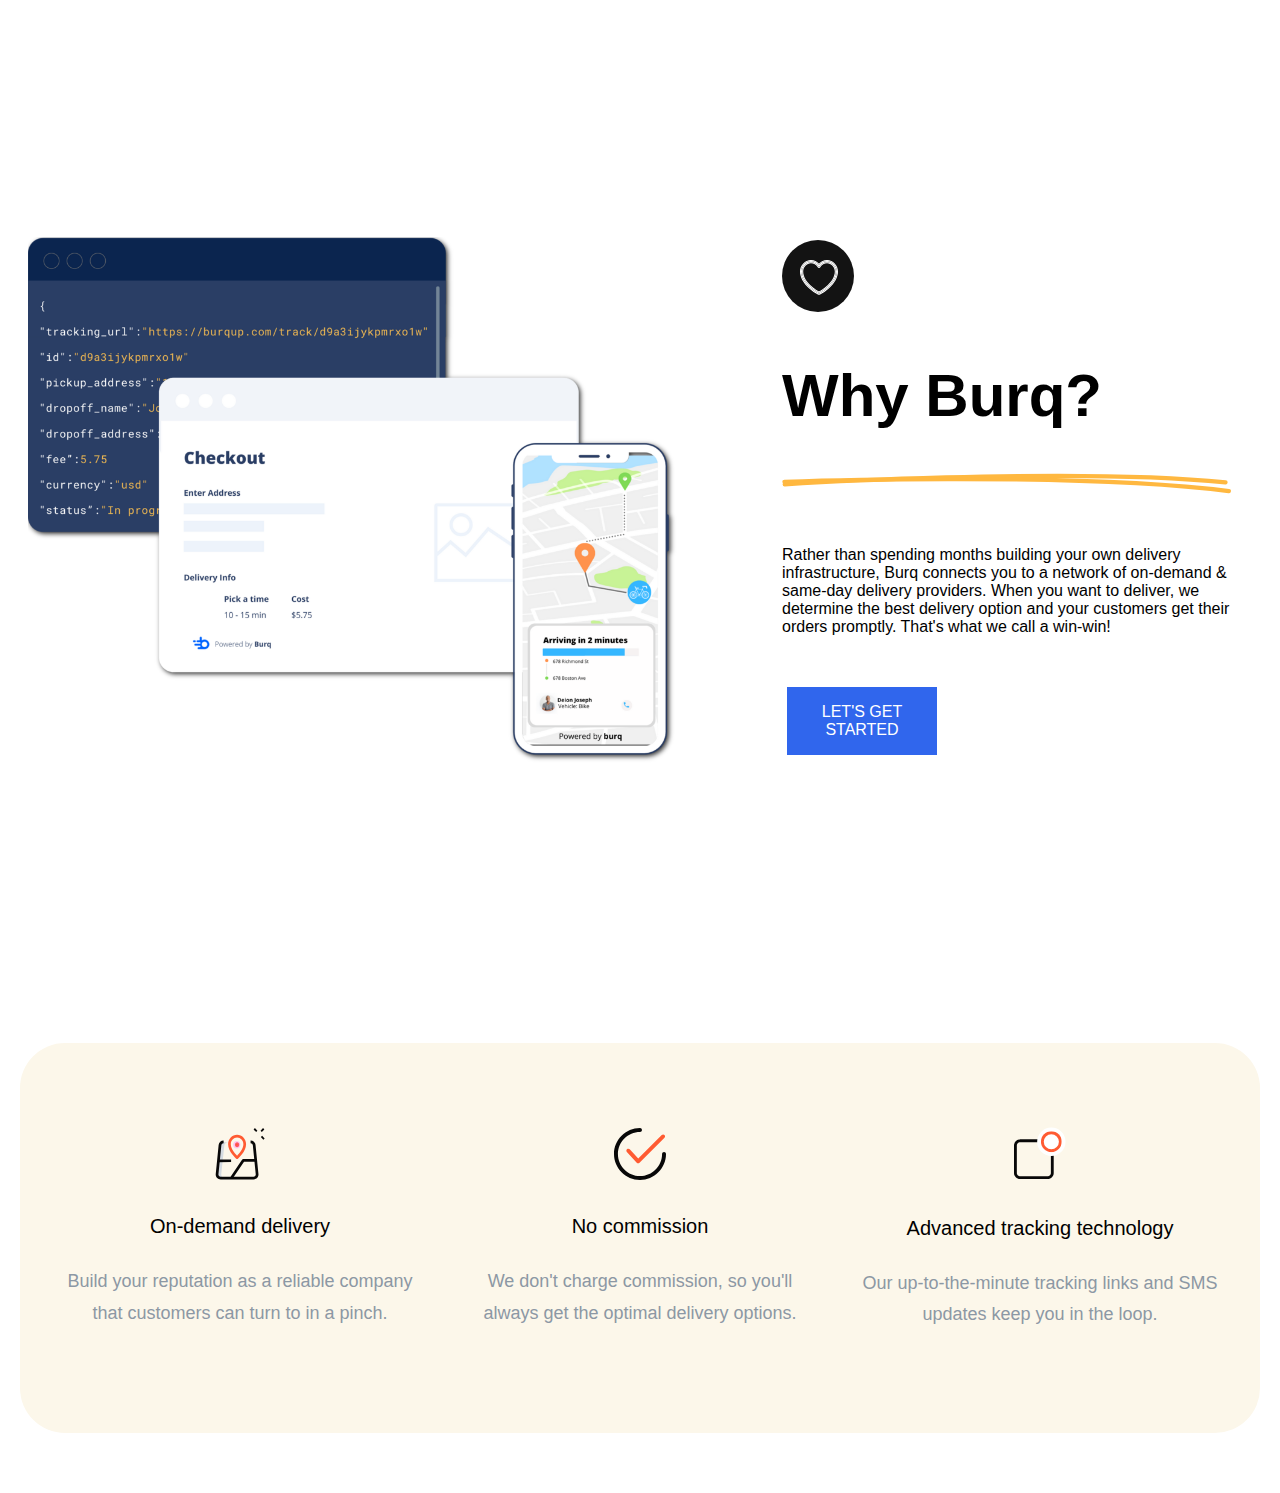
<file: apiSection/whyBurq/index.html>
<!DOCTYPE html>
<html>
<head>
  <title>Burq - Why Burq?</title>
  <style>
    .whyburq-main-container {
      font-family: Arial, Helvetica, sans-serif;
      margin: 0;
      padding: 0;
      display: flex;
      justify-content: center;
      align-items: center;
      height: 100vh;
      margin: 50px 0px 40px 0px;
    }
    .whyburq-container {
      max-width: 1400px;
      width: 100%; 
      height: 80vh;
      padding: 20px;
      background-color: #fff;
      display: flex;
      justify-content: space-between; 
    }
    .whyburq-left-column {
      width: 70%; 
      display: flex;
      justify-content: center;
      align-items: center;
    }
    .whyburq-left-column img {
      max-width: 100%; 
      height: auto; 
    }
    .whyburq-right-column {
      width: 40%; 
      padding: 50px 20px 20px 20px;
      display: flex;
      flex-direction: column;
      justify-content: center; 
    }
    .whyburq-right-column h2 {
      margin-bottom: 10px;
      font-size: 60px;
    }

    .heart-icon{
        width: 72px;
        height: auto;
    }
    .right-column p {
      font-size: 20px;
      color: #8C98A4;
      letter-spacing: 1.2;
      line-height: 1.75;
    }
    .decorative-lines {
      width: 450px;
      height: 90px;
    }
    .cta-whyburq {
      background-color: #3066ED;
      color: #ffffff;
      border: none;
      padding: 1rem 1rem;
      margin: 35px 150px;
      cursor: pointer;
      font-size: 16px;
      font-weight: 500;
      text-transform: uppercase;
      transition: background-color 0.3s;
      transform: translateX(-145px);
    }
      .cta-whyburq:hover {
      background-color: #F94F14;
    }

    .benefits-maincontainer {
      font-family: Arial, Helvetica, sans-serif;
      margin: 0;
      padding: 0;
      display: flex;
      justify-content: center;
      align-items: center;
      height: 55vh;
      background-color: #FFFFFF;
    }

    .benefits-container {
      max-width: 1200px;
      width: 100%; 
      height: 350px; 
      padding: 20px;
      display: flex;
      justify-content: center;
      align-items: center;
      background-color: #FCF7EA; 
      border-radius: 45px;
    }

    .benefit {
      flex: 1;
      text-align: center;
      padding: 20px;
      height: 100%;
      display: flex;
      flex-direction: column; 
      justify-content: center; 
      align-items: center;
    }

    .benefit img {
      margin-bottom: 15px;
    }

    .benefit h3 {
      font-size: 20px;
      margin-bottom: 10px;
      font-weight: 400;
    }

    .benefit p {
      color: #8C98A4;
      font-size: 18px;
      line-height: 1.75;
      letter-spacing: 1.5;
    }
  </style>
</head>
<body>

  <div class="whyburq-main-container">
    <div class="whyburq-container">
      <div class="whyburq-left-column">
        <img src="images/whyburq.png" alt="Image">
      </div>
  
      <div class="whyburq-right-column">
        <img src="images/heart.svg" alt="heart icon" class="heart-icon">
        <h2>Why Burq?</h2>
        <img src="images/lines.svg" alt="Decorative lines" class="decorative-lines">
        <p>Rather than spending months building your own delivery infrastructure, Burq connects you to a network of on-demand & same-day delivery providers. When you want to deliver, we determine the best delivery option and your customers get their orders promptly. That's what we call a win-win!</p>
        <button class="cta-whyburq">Let's Get Started</button>
      </div>
    </div>
  </div>

  <div class="benefits-maincontainer">
    <div class="benefits-container">
      <div class="benefit">
        <img src="images/location.svg" style="width:55px; height: 52px;" alt="On-demand delivery">
        <h3>On-demand delivery</h3>
        <p>Build your reputation as a reliable company that customers can turn to in a pinch.</p>
      </div>
  
      <div class="benefit">
        <img src="images/check.svg" style="width:52px; height: 52px;" alt="No commission">
        <h3>No commission</h3>
        <p>We don't charge commission, so you'll always get the optimal delivery options.</p>
      </div>
  
      <div class="benefit">
        <img src="images/tracking.svg" style="width:52px; height: 55px;" alt="Advanced tracking technology">
        <h3>Advanced tracking technology</h3>
        <p>Our up-to-the-minute tracking links and SMS updates keep you in the loop.</p>
      </div>
    </div>
  </div>
</body>
</html>
</file>
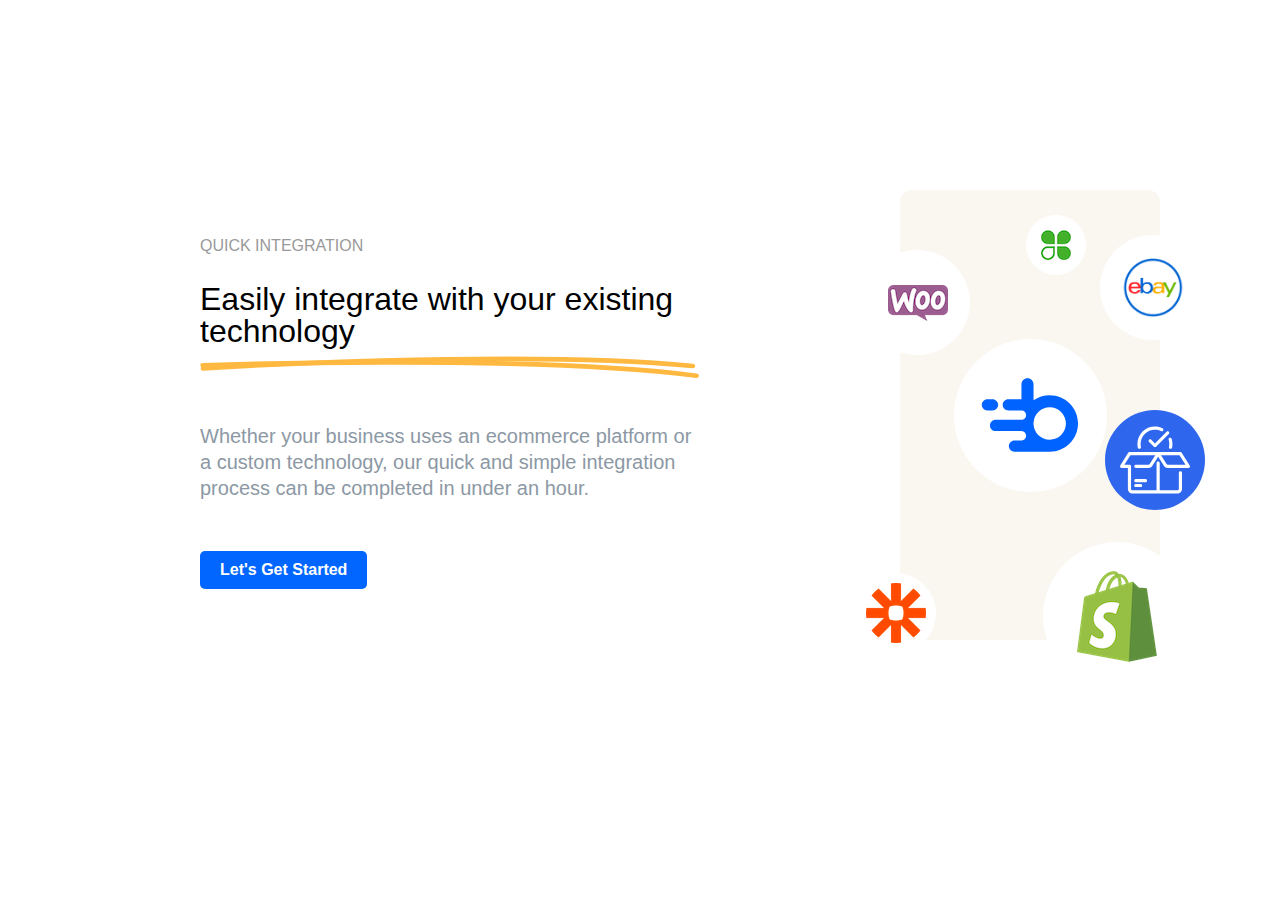
<file: apiSection/integration.html>
<!DOCTYPE html>
<html lang="en">
<head>
    <meta charset="UTF-8">
    <meta name="viewport" content="width=device-width, initial-scale=1.0">
    <title>Integration Section</title>
    <style>
        body {
            font-family: Arial, Helvetica, sans-serif;
            margin: 0;
            padding: 0;
        }

        .main-container {
            margin: 150px 0;
        }

        .flex-container {
            display: flex;
            justify-content: space-between;
        }

        .content-container {
            height: 500px;
            background-color: #ffffff;
            padding: 50px;
        }

        .left-div {
            flex: 3 1 0;
            padding: 10px 0px 0px 200px;
            transform: translateX(-100px);
            transition: 1s;
            opacity: 0;
        }

        .left-div.show {
            transform: translateX(0);
            opacity: 1;
        }

        .left-div h6 {
            font-size: 16px;
            font-weight: lighter;
            color: #999999;
            transform: translateY(40px);
        }

        .left-div h3 {
            font-size: 32px;
            font-weight: 300;
            line-height: 1;
            transform: translateY(30px);
        }

        .left-div p {
            font-size: 20px;
            line-height: 1.3;
            font-weight: 300;
            color: #8C98A4;
            transform: translateY(-50px);
        }

        .left-div img {
            width: 500px;
            height: 100px;
            transform: translateY(-30px);
        }

        .left-div button {
            font-size: 16px;
            font-weight: 600;
            padding: 10px 20px;
            background-color: #0066FF;
            color: white;
            border: none;
            border-radius: 5px;
            cursor: pointer;
            transition: background-color 0.3s ease;
            transform: translateY(-20px);
        }

        .left-div button:hover {
            background-color: #004FCC;
        }

        .right-div {
            flex: 7 1 0;
            position: relative;
            transform: translateX(100px);
            transition: 1s;
            opacity: 0;
            display: flex;
            justify-content: center;
            align-items: center;
            width: 440px;
            height: 450px;
            margin: 40px 120px 0px 200px;
            background-color: #FAF7F0;
            border-radius: 12px;
        }

        .right-div.show {
            transform: translateX(0);
            opacity: 1;
        }

        .border-div {
            width: 50px;
            height: 50px;
            background-color: #ffffff;
            border-radius: 50%;
            display: flex;
            justify-content: center;
            align-items: center;
            position: absolute;
        }

        .right-div .left-1 {
            top: 85%;
            left: -45px;
        }

        .right-div .left-2 {
            top: 60px;
            left: -35px;
        }

        .right-div .top-1 {
            top: 25px;
            left: 60%;
            transform: translateX(-50%);
        }

        .right-div .right-1 {
            top: 45px;
            right: -45px;
        }

        .right-div .right-2 {
            bottom: 130px;
            right: -45px;
        }

        .right-div .bottom-1 {
            bottom: -50px;
            left: 55%;
        }

        .border-image {
            width: 100%;
            height: 100%;
            object-fit: contain;
        }

        .round-div {
            width: 153px;
            height: 153px;
            border-radius: 50%;
            background-color: #FFFFFF;
            overflow: hidden;
            display: flex;
            align-items: center;
            justify-content: center;
        }

        .round-div img {
            object-fit: cover;
        }

        .right-div .left-1, .right-div .top-1 {
            animation: moveUpDownReverse 5s infinite;
            animation-delay: 1s;
        }
        .right-div .right-1, .right-div .bottom-1, .right-div .left-2 {
            animation: moveUpDown 5s infinite;
            animation-delay: 1s;
        }

        @keyframes moveUpDownReverse {
            0%, 100% {
            transform: translateY(-80%);
            }
            50% {
            transform: translateY(-70%);
            }
        }
        @keyframes moveUpDown {
            0%, 100% {
                transform: translateY(-10%);
            }
            50% {
                transform: translateY(-20%);
            }
        }
    </style>
</head>
<body>
    <div class="main-container">
        <div class="flex-container" id="observe-container">
            <div class="left-div">
                <h6>QUICK INTEGRATION</h6>
                <h3>Easily integrate with your existing technology</h3>
                <img src="images/lines.svg" alt="Image">
                <p>Whether your business uses an ecommerce platform or a custom technology, our quick and simple integration process can be completed in under an hour.</p>
                <button class="cta-hero">Let's Get Started</button>
            </div>
            <div class="right-div">

                <div class="border-div left-1"  style="width:81px; height: 81px;">
                    <img src="images/zapier.png" class="border-image" style="width:60px; height: 60px;" alt="Image 1">
                </div>
                <div class="border-div left-2"  style="width:105px; height: 105px;">
                    <img src="images/woo.png" class="border-image"  style="width:60px; height: 36px;"alt="Image 2">
                </div>
                <div class="border-div top-1"  style="width:60px; height: 60px;">
                    <img src="images/clover.png" class="border-image"  style="width:30px; height: 30px;"alt="Image 3">
                </div>
                <div class="border-div right-1"  style="width:105px; height: 105px;">
                    <img src="images/ebay.png" class="border-image" alt="Image 4">
                </div>
                <div class="border-div right-2" style="width:100px; height: 100px;">
                    <img src="images/package.svg" class="border-image" style="width:100px; height: 100px;" alt="Image 5">
                </div>
                <div class="border-div bottom-1" style="width:148px; height: 148px;">
                    <img src="images/shopify.png" class="border-image" style="width: 80px; height: 91px;"alt="Image 6">
                </div>

                <div class="round-div">
                    <img src="images/b.svg" alt="Round Image">
                </div>
            </div>
        </div>
    </div>

    <script>
        const observer = new IntersectionObserver((entries, observer) => {
            entries.forEach(entry => {
                if (entry.isIntersecting) {
                    entry.target.querySelector('.left-div').classList.add('show');
                    entry.target.querySelector('.right-div').classList.add('show');
                }
            });
        }, { threshold: 0.2 });

        const container = document.getElementById('observe-container');
        observer.observe(container);
    </script>
</body>
</html>
</file>
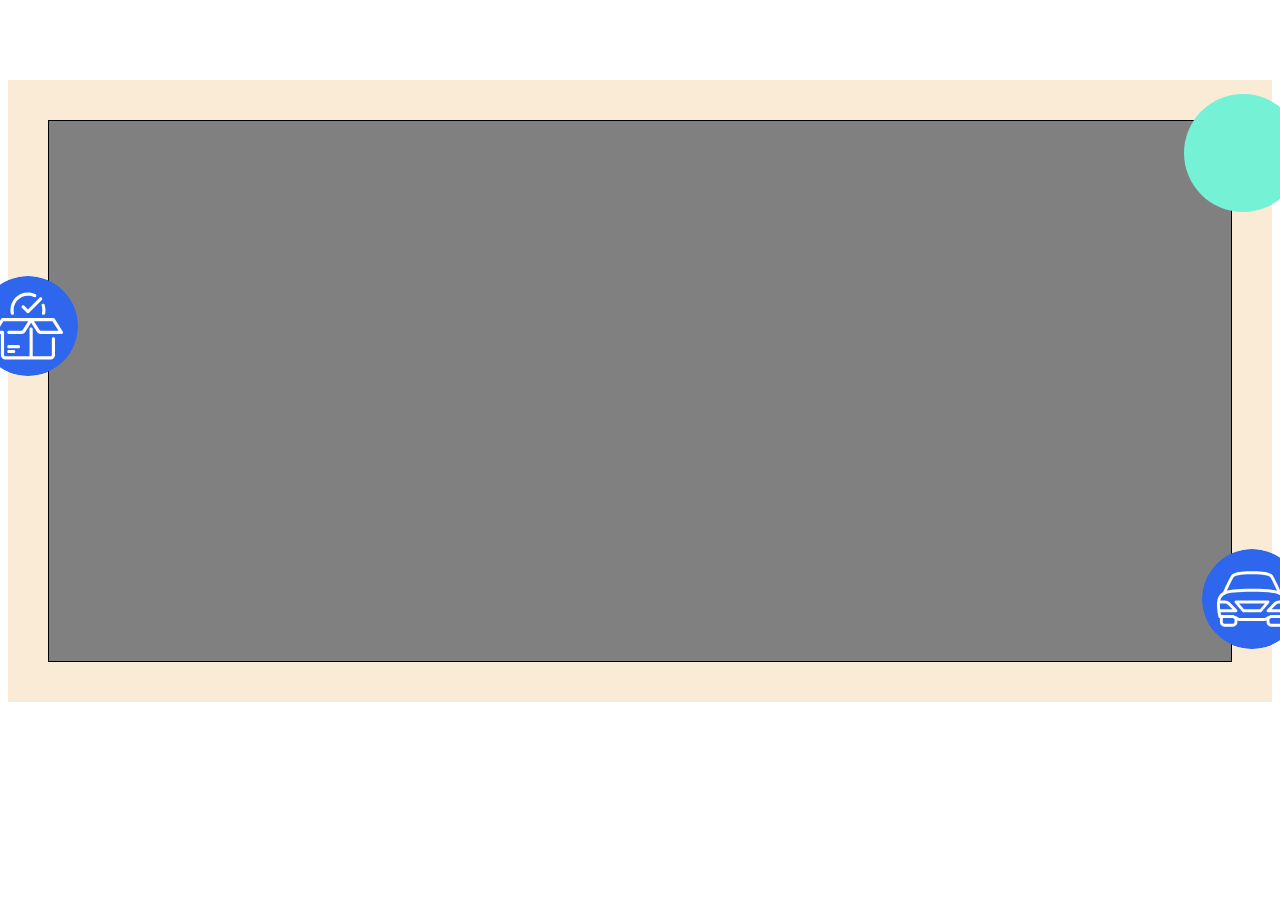
<file: apiSection/testAnimation.html>
<!DOCTYPE html>
<html lang="en">
<head>
    <meta charset="UTF-8">
    <meta name="viewport" content="width=device-width, initial-scale=1.0">
    <title>Test Animation</title>
    <style>
        .outer-div {
            position: relative;
            background-color: antiquewhite;
            display: flex;
            align-items: center;
            justify-content: center;
            padding: 40px;
            margin: 80px 0px;
        }
        .inner-div {
            width: 1300px;
            height: 60vh;
            background-color: grey;
            border: 1px solid black;
            position: relative;
        }
        .imageL {
            position: absolute;
            left: -6%;
            top: 50%;
            transform: translateY(-50%);
            z-index: 1000;
            border-radius: 50%;
            top: 205px;
        }
        .roundImg {
            position: absolute;
            width: 118px;
            height: 118px;
            right: -6%;
            top: -5%;
            background-color: #75F1D5;
            border-radius: 50%;
            transform: translateY(0);
            z-index: 1000;;
        }
        .imageL, .roundImg {
            animation: moveUpDown 5s infinite;
            animation-delay: 1s;
        }
        .imageR {
            position: absolute;
            right: -6%;
            top: 70%;
            transform: translateY(50%);
            z-index: 1000;
            border-radius: 50%;
        }
        .imageR {
            animation: moveUpDownReverse 5s infinite;
            animation-delay: 1s;
        }

        @keyframes moveUpDownReverse {
            0%, 100% {
            transform: translateY(-80%);
            }
            50% {
            transform: translateY(-70%);
            }
        }
        @keyframes moveUpDown {
        0%, 100% {
            transform: translateY(-10%);
        }
        50% {
            transform: translateY(-30%);
        }
        }
        
    </style>
</head>
<body>
    <div class="outer-div">
        <div class="inner-div">
            <img src="images/left-img.svg" alt="Left Image" class="imageL">
            <img src="images/right-img.svg" alt="Left Image" class="imageR">
            <div class="roundImg"></div>
        </div>
    </div>
</body>
</html>
</file>
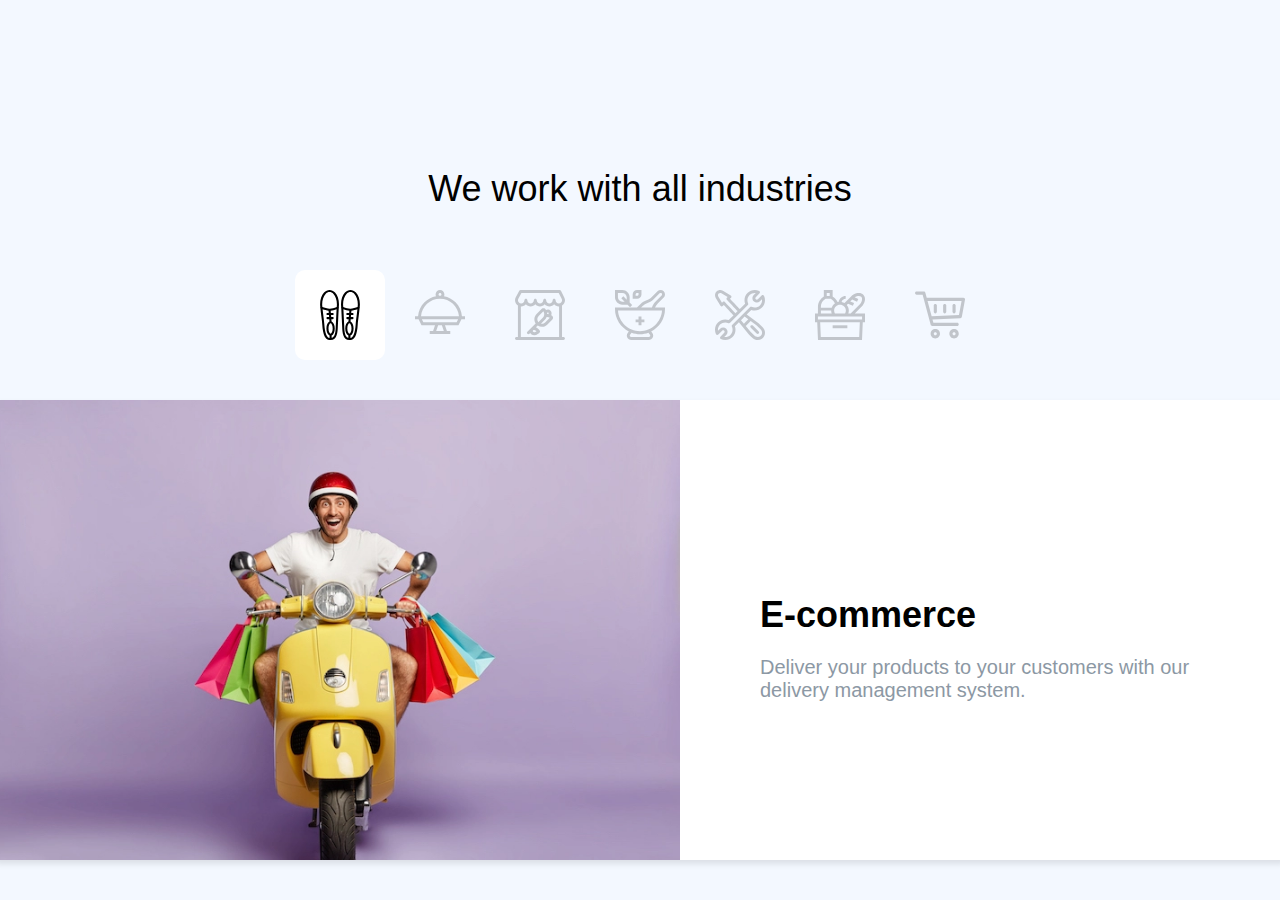
<file: apiSection/fields/source.html>
<!DOCTYPE html>
<html lang="en">
<head>
    <meta charset="UTF-8">
    <meta name="viewport" content="width=device-width, initial-scale=1.0">
    <title>Tabs Fix</title>
    <link rel="stylesheet" href="styles.css">
</head>
<body>
    <div class="container">
        <h3 class="tab-heading">We work with all industries</h3>
        <div class="tab-container">
            <div class="tabs">
                <div class="tab active" data-tab="1"><img src="tabIcons/ecommerce.svg" class="icon active" data-tab="1"></div>
                <div class="tab inactive" data-tab="2"><img src="tabIcons/food.svg" class="icon inactive" data-tab="2"></div>
                <div class="tab inactive" data-tab="3"><img src="tabIcons/flower-shop.svg" class="icon inactive" data-tab="3"></div>
                <div class="tab inactive" data-tab="4"><img src="tabIcons/pharmacy.svg" class="icon inactive" data-tab="4"></div>
                <div class="tab inactive" data-tab="5"><img src="tabIcons/construction.svg" class="icon inactive" data-tab="5"></div>
                <div class="tab inactive" data-tab="6"><img src="tabIcons/grocery.svg" class="icon inactive" data-tab="6"></div>
                <div class="tab inactive" data-tab="7"><img src="tabIcons/retailer.svg" class="icon inactive" data-tab="7"></div>
            </div>
        </div>
        <div class="content">
            <div class="tabcontent active" data-tab="1">
                <img src="tabImages/ecom-delivery.webp" alt="E-commerce">
                <div class="tabdetails">
                    <h3>E-commerce</h3>
                    <p>Deliver your products to your customers with our delivery management system.</p>
                </div>
            </div>
            <div class="tabcontent inactive" data-tab="2">
                <img src="tabImages/catering.webp" alt="Food">
                <div class="tabdetails">
                    <h3>Food</h3>
                    <p>Streamline your catering and delivery services effectively.</p>
                </div>
            </div>
            <div class="tabcontent inactive" data-tab="3">
                <img src="tabImages/flower-shop.webp" alt="Flower Shop">
                <div class="tabdetails">
                    <h3>Flower Shop</h3>
                    <p>Manage your floral deliveries with precision and care.</p>
                </div>
            </div>
            <div class="tabcontent inactive" data-tab="4">
                <img src="tabImages/pharmacy.webp" alt="Pharmacy">
                <div class="tabdetails">
                    <h3>Pharmacy</h3>
                    <p>Deliver medications to your customers efficiently and safely.</p>
                </div>
            </div>
            <div class="tabcontent inactive" data-tab="5">
                <img src="tabImages/tools.webp" alt="Construction">
                <div class="tabdetails">
                    <h3>Construction</h3>
                    <p>Optimize your tools and equipment delivery process.</p>
                </div>
            </div>
            <div class="tabcontent inactive" data-tab="6">
                <img src="tabImages/grocery.webp" alt="Grocery">
                <div class="tabdetails">
                    <h3>Grocery</h3>
                    <p>Ensure timely delivery of groceries to your customers.</p>
                </div>
            </div>
            <div class="tabcontent inactive" data-tab="7">
                <img src="tabImages/retailer.webp" alt="Retailer">
                <div class="tabdetails">
                    <h3>Retailer</h3>
                    <p>Manage your retail deliveries with ease and efficiency.</p>
                </div>
            </div>
        </div>
    </div>

    <script src="script.js"></script>
</body>
</html>
</file>
<file: provider/styles.css>
body {
    font-family: Arial, sans-serif;
    margin: 0;
    padding: 0;
}

.main-container {
    margin: 150px 0;
}

.flex-container {
    display: flex;
    justify-content: space-between;
}

.content-container {
    height: 500px;
    background-color: #fff;
    padding: 50px;
}

.video-container {
    flex: 6 1 0;
    transform: translateX(-100px);
    transition: 1s;
    opacity: 0;
}

.video-container.show{
    transform: translateX(0);
    opacity: 1;
}

.text-container {
    flex: 4 1 0;
    padding: 10px 0px 0px 80px;
    transform: translateX(100px);
    transition: 1s;
    opacity: 0;
}

.text-container.show{
    transform: translateX(0);
    opacity: 1;
}
.video-element {
    width: 100%;
    height: auto;
}

.line-image {
    width: 500px;
    height: 100px;
    transform: translateY(-50px);
}

.list-container {
    list-style-type: none;
    padding: 0px 0px 0px 30px;
    color:#8C98A4;
}

.list-item {
    margin-right: 20px;
    margin-bottom: 10px;
    font-size: 18px;
    line-height: 1.5;
    letter-spacing: 1.2px;
    transform: translateY(-70px);
}

.header-text {
    font-size: 36px;
    line-height: 1.5;
}

.paragraph-text {
    font-size: 20px;
    letter-spacing: 1.2px;
    line-height: 1.5;
    color:#8C98A4;
    transform: translateY(-90px);
}

.bottom-container {
    display: flex;
    justify-content: space-between;
    padding: 150px;
    gap: 250px;
}

.bottom-item {
    width: 100%;
    text-align: center;
    flex: 1;
    padding: 5px;
    margin: 40px 0px 0px;
    transform: translateY(100px);
    transition: 1s;
    opacity: 0;
}

.bottom-item.show{
    transform: translateY(0);
    opacity: 1;
}

.bottom-item h3 {
    font-size: 38px;
    font-weight: lighter;
    padding: 5px 0px 3px;
    margin: 10px 0px 0px;
}

.bottom-item p {
    color:#8C98A4;
    font-size: 20px;
    letter-spacing: normal;
    margin: 0px;
}
</file>
<file: apiSection/fields/styles.css>
body {
    font-family: Arial, Helvetica, sans-serif;
    margin: 0;
    display: flex;
    justify-content: center;
    align-items: center;
    min-height: 100vh;
    background-color: #F3F8FF;
}

.container {
    width: 1450px;
    height: 636px;
    margin: 0 auto;
    padding: 0px 15px;
    background: #F3F8FF;
    border-radius: 10px;
}

.tab-heading {
    font-size: 36px;
    font-weight: 100;
    text-align: center;
    margin-bottom: 20px;
}

.tab-container {
    display: flex;
    justify-content: center;
    margin: 60px 0px 40px;
    background-color: #F3F8FF;
}

.tabs {
    display: flex;
    gap: 10px;
}

.tab {
    flex: 1;
    width: 90px;
    height: 90px;
    display: flex;
    align-items: center;
    justify-content: center;
    color: #F3F8FF;
    cursor: pointer;
    transition: background-color 0.3s;
    border-radius: 10px;
}

.tab.inactive {
    background-color: #F3F8FF;
}

.tab.active {
    background-color: #ffffff;
}

.icon {
    width: 50px;
    height: 50px;
    opacity: 0.2;
    transition: opacity 0.3s;
}

.icon.active {
    opacity: 1;
}

.content {
    display: flex;
    align-items: center;
    justify-content: center;
    flex-direction: column;
}

.tabcontent {
    width: 1300px;
    height: 460px;
    border-radius: 10px;
    overflow: hidden;
    display: none;
    background: #ffffff;
    box-shadow: 0px 4px 6px rgba(0, 0, 0, 0.1);
    flex-direction: row;
    align-items: stretch;
    justify-content: space-between;
    transform: translateY(100%);
    transition: transform 0.5s ease-out;
}

.tabcontent.active {
    display: flex;
    transform: translateY(0);
}

.tabdetails {
    flex-basis: 50%;
    padding: 40px 80px;
    display: flex;
    flex-direction: column;
    justify-content: center;
    text-align: left;
}

.tabdetails h3 {
    margin-bottom: 20px;
    font-size: 36px;
}

.tabdetails p {
    margin: 0;
    font-size: 20px;
    color: #8C98A4;
}

.show {
    transform: translateY(0);
}
</file>
